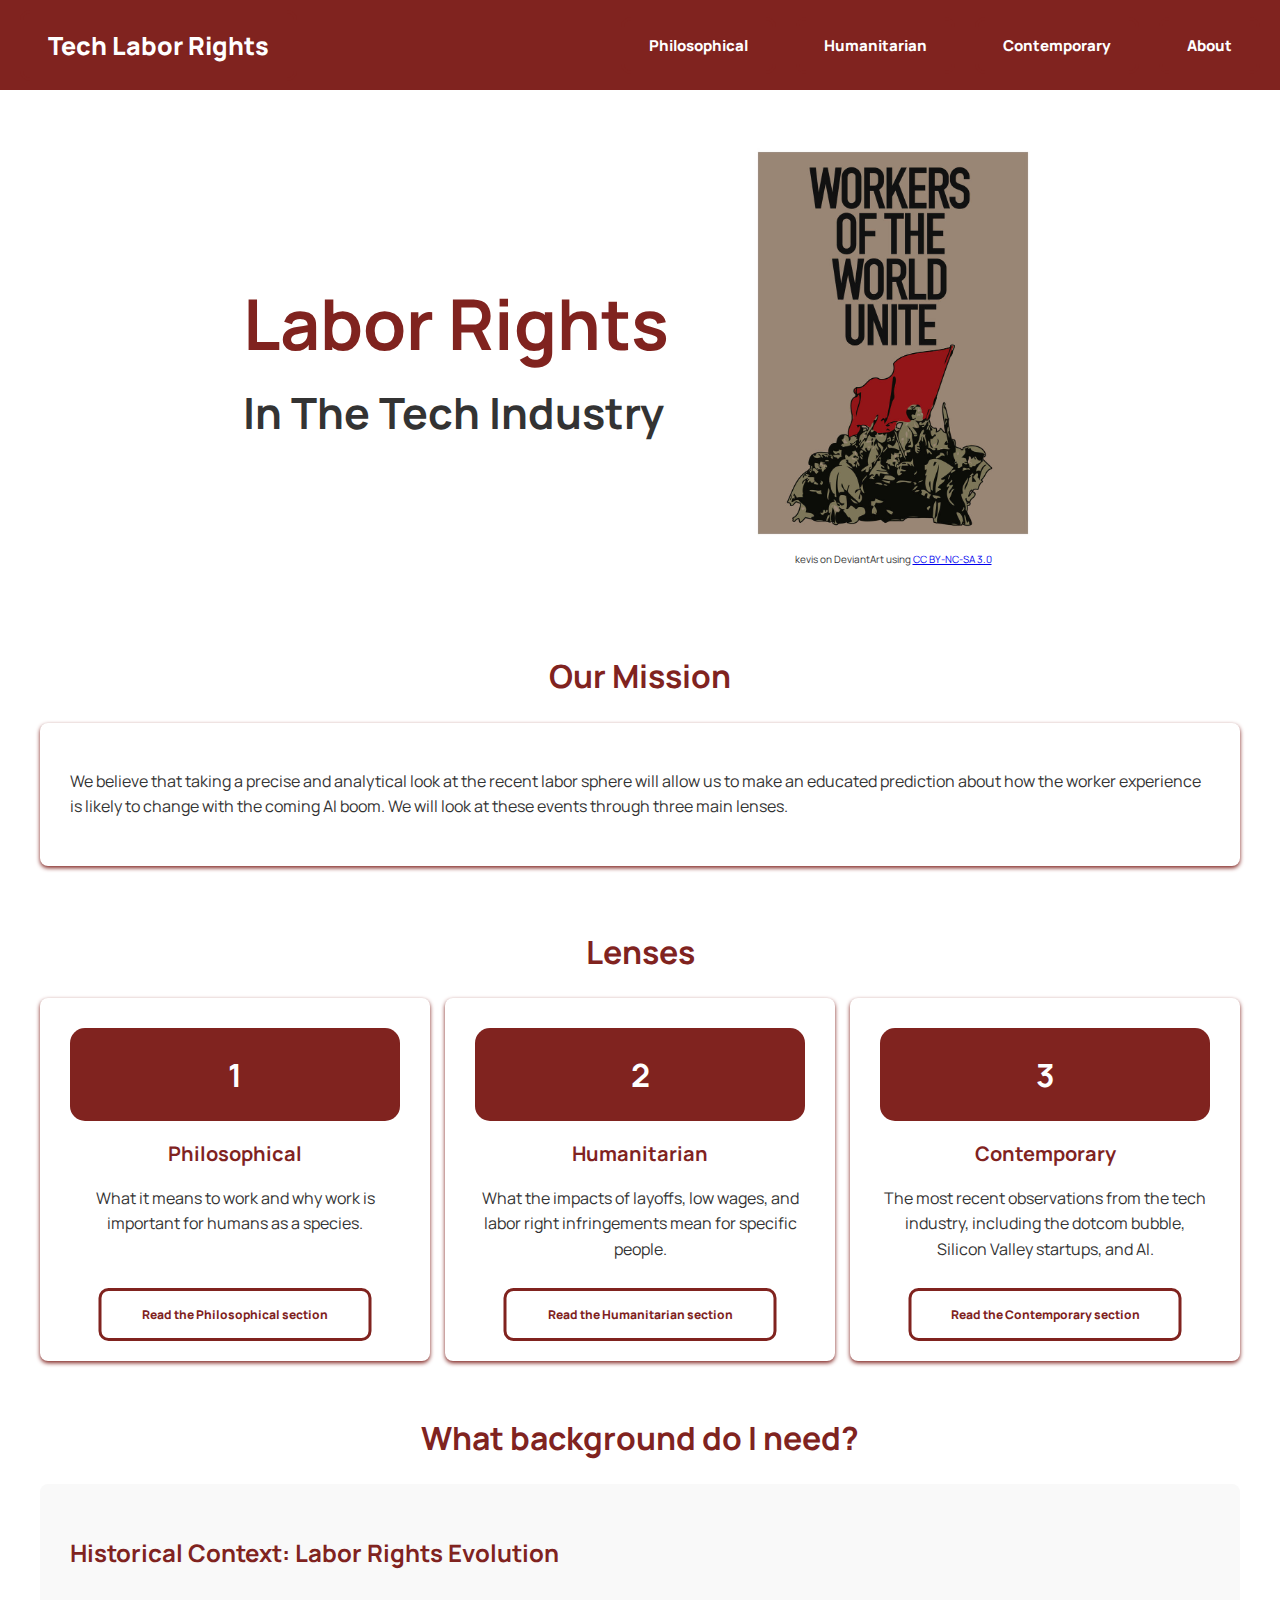
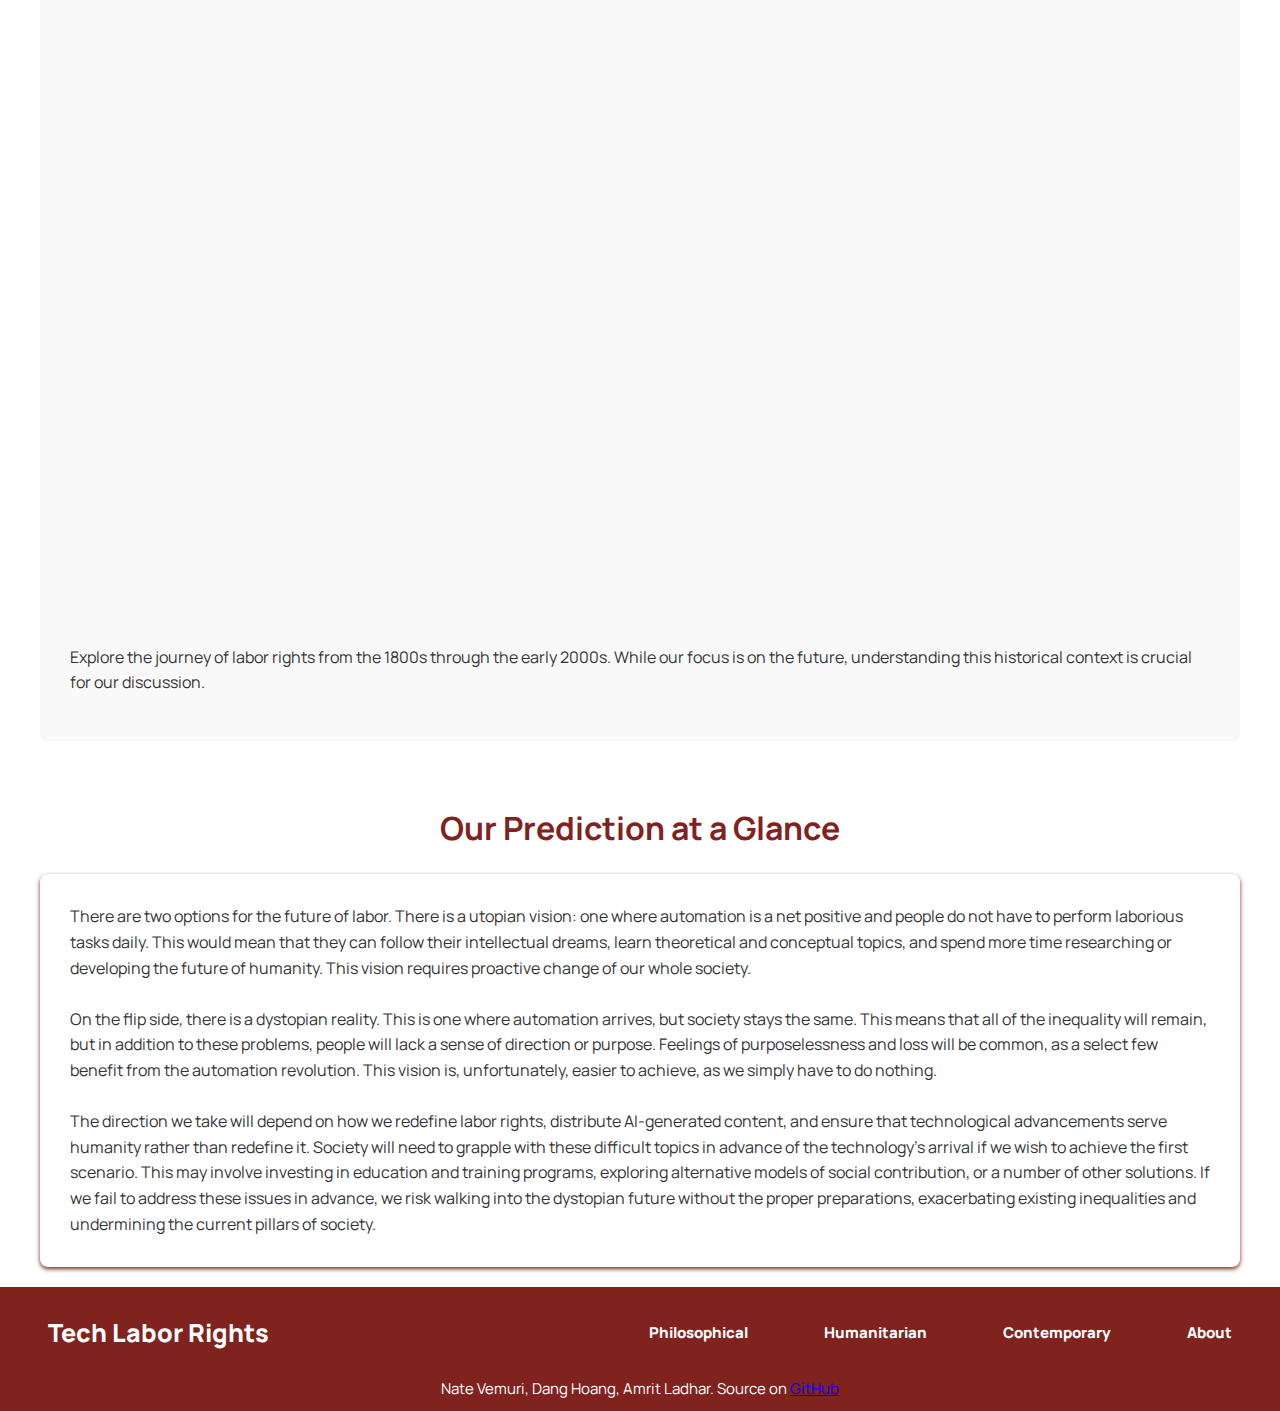
<file: index.html>
<!DOCTYPE html>
<html lang="en">
<head>
    <meta charset="UTF-8">
    <meta name="viewport" content="width=device-width, initial-scale=1.0">
    <title>Labor Rights and AI: A Prediction</title>
    <link rel="stylesheet" href="styles.css">
    <style>
        

        

        header {
            text-align: center;
            padding: 40px 0;
            background-color: white;
            margin-bottom: 10px;
            width:100%;
            border-radius: 10px;
            height:50vh;
            display: flex;
            justify-content: center;
            align-items: center;
            gap:80px;
            flex-wrap: wrap;
            min-height: fit-content;
        }

        .workersImage{
            height:400px;
        }


        .timeline {
            padding: 30px;
            background-color: #f9f9f9;
            border-radius: 8px;
            margin-bottom: 40px;
        }

        

        h1 {
            color: #80231f;
            margin-bottom: 20px;
        }

        h2 {
            color: #80231f;
            margin-bottom: 15px;
        }

        .timeline-frame {
            width: 100%;
            height: 600px;
            border: none;
            border-radius: 4px;
            margin: 20px 0;
        }

        /* Responsive iframe */
        .timeline-container {
            position: relative;
            overflow: hidden;
            padding-top: 56.25%; /* 16:9 Aspect Ratio */
        }

        .timeline-container iframe {
            position: absolute;
            top: 0;
            left: 0;
            width: 100%;
            height: 100%;
            border: 0;
        }

        
        h1{
            color:#80231f;
        }
        .centerHeader{
            text-align: left;
        }
        .name{
            color:white;
        }
        

       
        
    </style>
</head>
<body>
    <div class="navBar">
        <button class="titleButton" onclick="window.location.href='/index.html'">Tech Labor Rights</button>
        <!-- <h2 class="name" href="/index.html" style="cursor:pointer;margin-bottom:20px;" onclick="window.location.href='/index.html'">Tech Labor Rights</h2> -->
        <div style="display:flex; gap:20px;" id="pageList">
            <button class="redButton" onclick="window.location.href='/philosophical.html'">Philosophical</button>
            <button class="redButton" onclick="window.location.href='/humanitarian.html'">Humanitarian</button>
            <button class="redButton" onclick="window.location.href='/contemporary.html'">Contemporary</button>
            <button class="redButton" onclick="window.location.href='/about.html'">About</button>

        </div>
    </div>
    <header>
        <div class="centerHeader">
            <h1 style="font-size:70px; margin-bottom:0;">Labor Rights</h1>
            <h3 style="font-size:43px; margin-top:0;">In The Tech Industry</h3>
        </div>
        <div>
            <img class="workersImage" src="workers_of_the_world_by_kevis_dt7ofs-414w-2x.jpg">
            <div style="font-size:10px;">kevis on DeviantArt using <a href="https://creativecommons.org/licenses/by-nc-sa/3.0/">CC BY-NC-SA 3.0</a></div>
        </div>
    </header>
    <div style="display:flex; flex-direction: column; justify-content: center; align-items: center; margin-bottom:20px;">
        <div class="mainContentHolder">
            <div class="wide"><h1>Our Mission</h1></div>
            <section class="box" style="margin-bottom:40px;">
                <p>We believe that taking a precise and analytical look at the recent labor sphere will allow us to make an educated prediction about how the worker experience is likely to change with the coming AI boom. We will look at these events through three main lenses.</p> 
            </section>
            <div class="wide"><h1>Lenses</h1></div>
            <div class="lensHolder">
                <div class="box">
                    <div style="background-color: #80231f; height:fit-content; width:100%; display:flex; align-items: center; justify-content: center; border-radius: 15px;">
                        <h1 style="height: min-content; color:white;">1</h1>
                    </div>
                    <h2 class="innerBoxHeader" style="min-width:300px; color:#80231f; text-align: center;">Philosophical</h2>
                    <p style="text-align: center;">What it means to work and why work is important for humans as a species.</p>
                    <button class="whiteButton" onclick="window.location.href='/philosophical.html'" style="opacity:0; pointer-events: none;">Read the Philosophical section</button>
                    <button class="whiteButton centerButton" onclick="window.location.href='/philosophical.html'">Read the Philosophical section</button>
                </div>
                <div class="box">
                    <div style="background-color: #80231f; height:fit-content; width:100%; display:flex; align-items: center; justify-content: center; border-radius: 15px;">
                        <h1 style="height: min-content; color:white;">2</h1>
                    </div>
                    <h2 class="innerBoxHeader" style="min-width:300px; color:#80231f; text-align: center;">Humanitarian</h2>
                    <p style="text-align: center;">What the impacts of layoffs, low wages, and labor right infringements mean for specific people.</p>
                    <button class="whiteButton" onclick="window.location.href='/humanitarian.html'" style="opacity:0; pointer-events: none;">Read the Humanitarian section</button>
                    <button class="whiteButton centerButton" onclick="window.location.href='/humanitarian.html'">Read the Humanitarian section</button>
                </div>
                <div class="box">
                    <div style="background-color: #80231f; height:fit-content; width:100%; display:flex; align-items: center; justify-content: center; border-radius: 15px;">
                        <h1 style="height: min-content; color:white;">3</h1>
                    </div>
                    <h2 class="innerBoxHeader" style="min-width:300px; color:#80231f; text-align: center;">Contemporary</h2>
                    <p style="text-align: center;">The most recent observations from the tech industry, including the dotcom bubble, Silicon Valley startups, and AI.</p>
                    <button class="whiteButton" onclick="window.location.href='/contemporary.html'" style="opacity:0; pointer-events: none;">Read the Contemporary section</button>
                    <button class="whiteButton centerButton" onclick="window.location.href='/contemporary.html'">Read the Contemporary section</button>
                </div>
            </div>
            
            <div class="wide"><h1>What background do I need?</h1></div>
            <section class="timeline">
                <h2>Historical Context: Labor Rights Evolution</h2>
                <div class="timeline-container">
                    <iframe 
                        src="https://cdn.knightlab.com/libs/timeline3/latest/embed/index.html?source=https://docs.google.com/spreadsheets/d/e/2PACX-1vRJTrjBxYjxVk5bRSoHuZwsnzdcbdYIT_7z2wYYWif4bV8qWZBZzcnOe61Zm88yQXykUnNcu3bXw25B/pubhtml&font=Default&lang=en&initial_zoom=2&height=650" 
                        class="timeline-frame" 
                        title="Labor Rights Timeline"
                        allowfullscreen>
                    </iframe>   
                </div>
                <p>Explore the journey of labor rights from the 1800s through the early 2000s. While our focus is on the future, understanding this historical context is crucial for our discussion.</p>
            </section>
            <div class="wide"><h1>Our Prediction at a Glance</h1></div>
            <section class="box" style="min-height:200px;">
                <div id="prediction-overview">
                    There are two options for the future of labor. There is a utopian vision: one where automation is a net positive and people do not have to perform laborious tasks daily. This would mean that they can follow their intellectual dreams, learn theoretical and conceptual topics, and spend more time researching or developing the future of humanity. This vision requires proactive change of our whole society. 
                    <br><br>
                    On the flip side, there is a dystopian reality. This is one where automation arrives, but society stays the same. This means that all of the inequality will remain, but in addition to these problems, people will lack a sense of direction or purpose. Feelings of purposelessness and loss will be common, as a select few benefit from the automation revolution. This vision is, unfortunately, easier to achieve, as we simply have to do nothing.
<br><br>
The direction we take will depend on how we redefine labor rights, distribute AI-generated content, and ensure that technological advancements serve humanity rather than redefine it. Society will need to grapple with these difficult topics in advance of the technology’s arrival if we wish to achieve the first scenario. This may involve investing in education and training programs, exploring alternative models of social contribution, or a number of other solutions. If we fail to address these issues in advance, we risk walking into the dystopian future without the proper preparations, exacerbating existing inequalities and undermining the current pillars of society. 

                                    </div>
                </section>

            
        </div>
    </div>
    <div style="background-color: #80231f; padding-bottom:10px;">
        <div class="navBar">
            <button class="titleButton" onclick="window.location.href='/index.html'">Tech Labor Rights</button>
            <div style="display:flex; gap:20px;" id="pageList">
                <button class="redButton" onclick="window.location.href='/philosophical.html'">Philosophical</button>
                <button class="redButton" onclick="window.location.href='/humanitarian.html'">Humanitarian</button>
                <button class="redButton" onclick="window.location.href='/contemporary.html'">Contemporary</button>
     
                <button class="redButton" onclick="window.location.href='/about.html'">About</button>
            </div>
        </div>
        <div style="text-align: center; color:white; font-size:15px;">
            Nate Vemuri, Dang Hoang, Amrit Ladhar. Source on <a href="https://github.com/nwvbug/techlaborrights">GitHub</a>
        </div>
    </div>
    
</body>
</html>
</file>
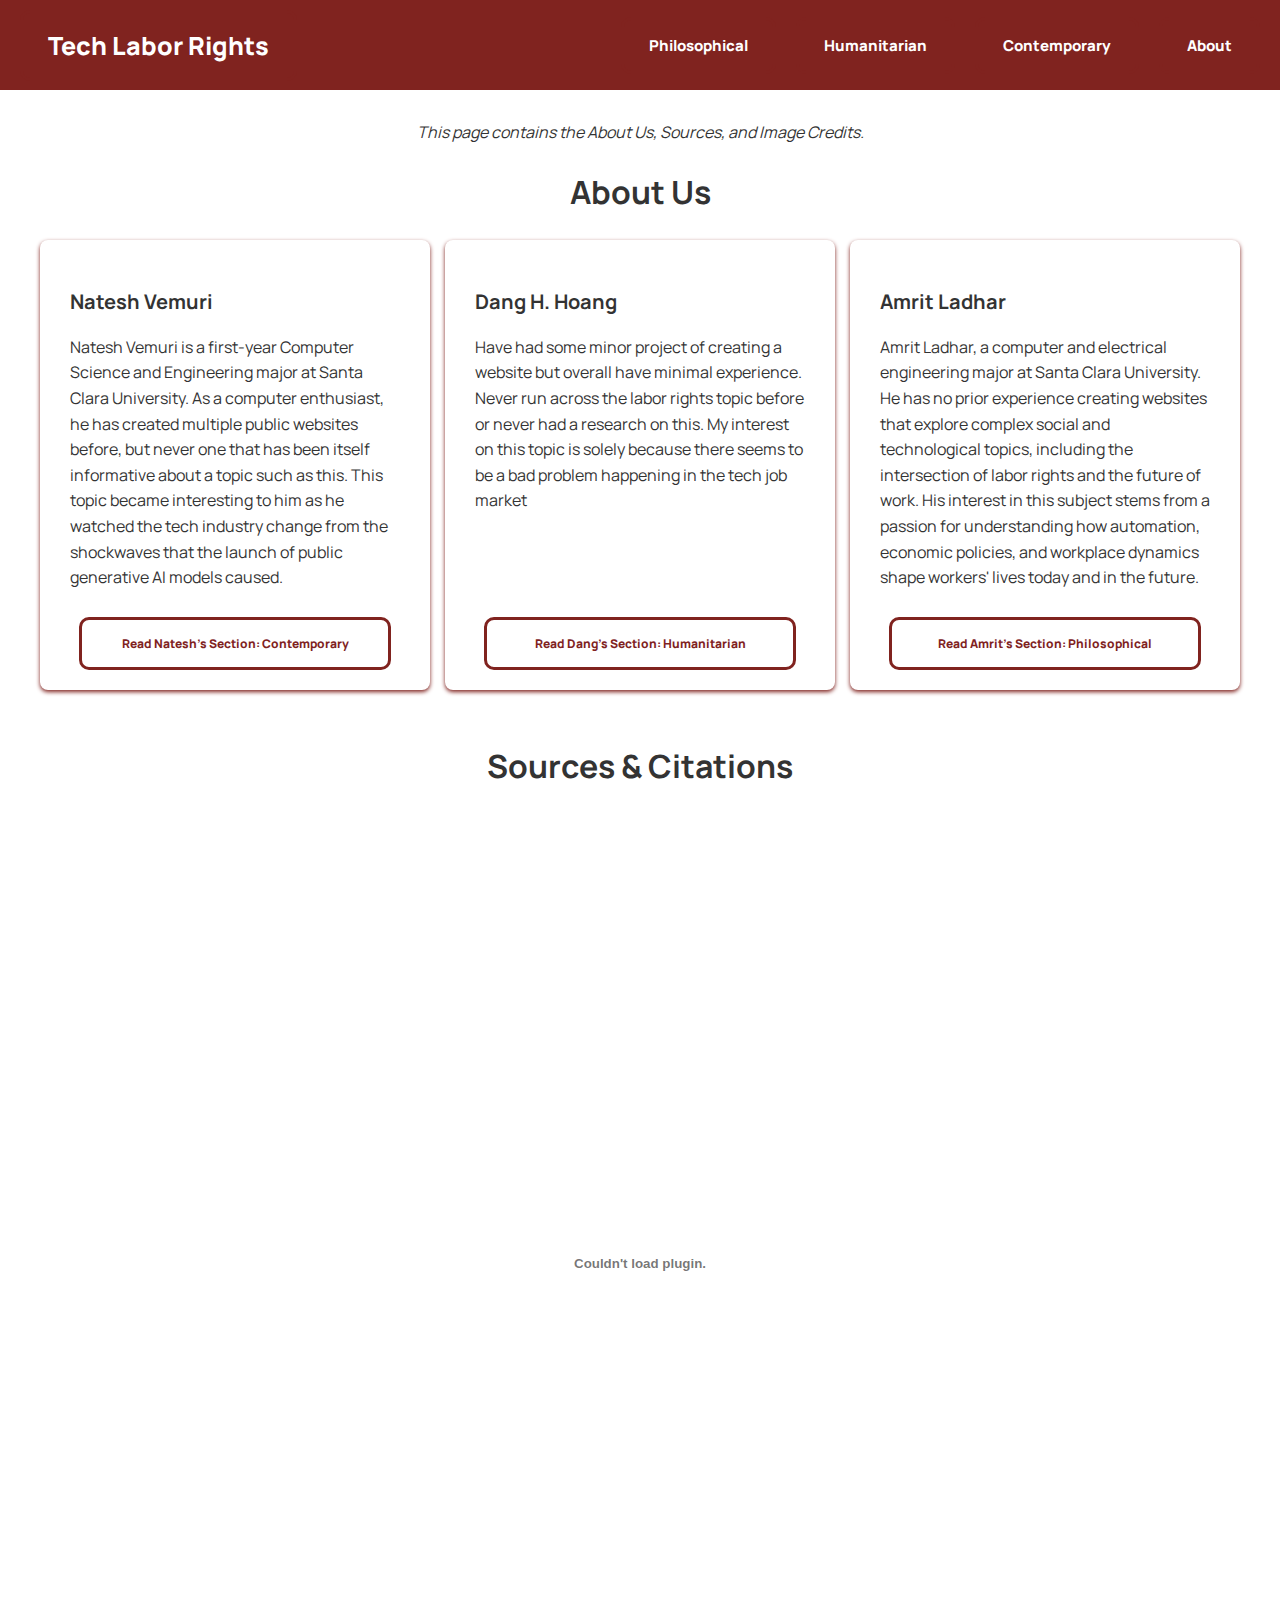
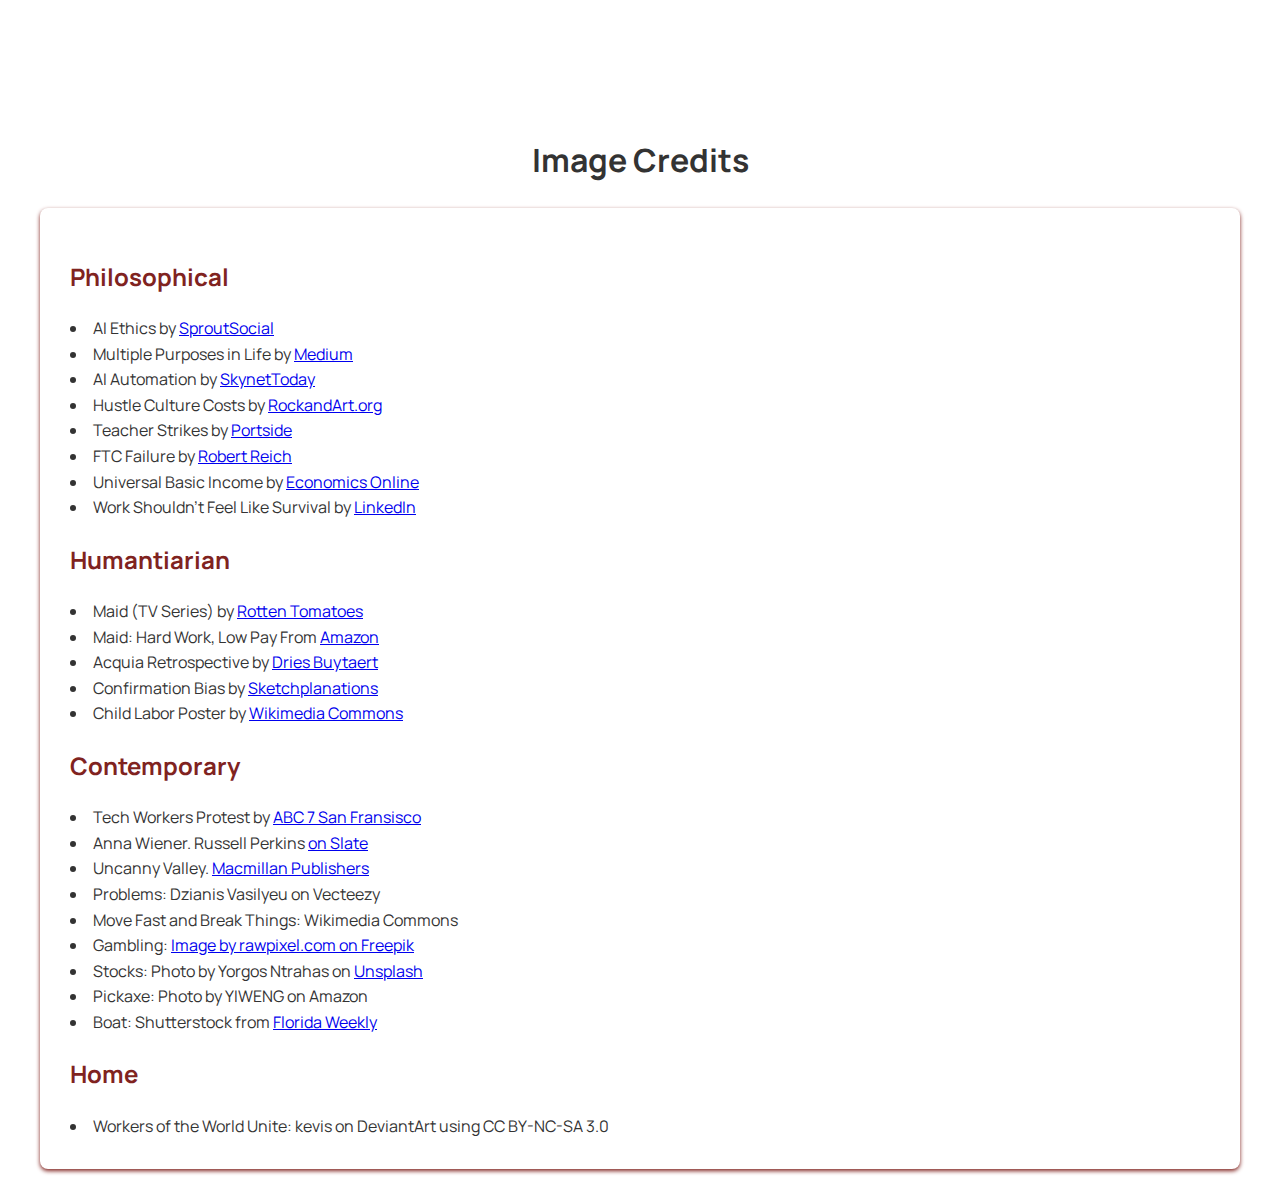
<file: about.html>
<html lang="en">
<head>
    <meta charset="UTF-8">
    <meta name="viewport" content="width=device-width, initial-scale=1.0">
    <title>About</title>
    <link rel="stylesheet" href="styles.css">
</head>
<style>
    .bib-frame{
        width:100%;
        height:100vh;
        border:none;
    }
</style>
<body>
    <div class="navBar">
        <button class="titleButton" onclick="window.location.href='/index.html'">Tech Labor Rights</button>
        <!-- <h2 class="name" href="/index.html" style="cursor:pointer;margin-bottom:20px;" onclick="window.location.href='/index.html'">Tech Labor Rights</h2> -->
        <div style="display:flex; gap:20px;" id="pageList">
            <button class="redButton" onclick="window.location.href='/philosophical.html'">Philosophical</button>
            <button class="redButton" onclick="window.location.href='/humanitarian.html'">Humanitarian</button>
            <button class="redButton" onclick="window.location.href='/contemporary.html'">Contemporary</button>
            <button class="redButton" onclick="window.location.href='/about.html'">About</button>

        </div>
    </div>
</body>
<div style="display:flex; flex-direction: column; justify-content: center; align-items: center; margin-bottom:20px;">
    <div class="mainContentHolder">
        <div class="wide" style="margin-top:30px;"><em>This page contains the About Us, Sources, and Image Credits.</em></div>
        <div class="wide"><h1>About Us</h1></div>
        <div class="lensHolder">
            <div class="box">
                <h2 class="innerBoxHeader" style="min-width:300px;">Natesh Vemuri</h2>
                <p>Natesh Vemuri is a first-year Computer Science and Engineering major at Santa Clara University. As a computer enthusiast, he has created multiple public websites before, but never one that has been itself informative about a topic such as this. This topic became interesting to him as he watched the tech industry change from the shockwaves that the launch of public generative AI models caused.</p>
                <button class="whiteButton" style="opacity:0; pointer-events: none">Read Natesh's Section: Contemporary</button>
                <button class="whiteButton centerButton" style="width:80%;" onclick="window.location.href='/contemporary.html'">Read Natesh's Section: Contemporary</button>
            </div>
            <div class="box">
                <h2 class="innerBoxHeader" style="min-width:300px;">Dang H. Hoang</h2>
                <p>Have had some minor project of creating a website but overall have minimal experience. Never run across the labor rights topic before or never had a research on this. My interest on this topic is solely because there seems to be a bad problem happening in the tech job market</p>
                <button class="whiteButton" style="opacity:0; pointer-events: none">Read Dang's Section: Humanitarian</button>
                <button class="whiteButton centerButton" style="width:80%;" onclick="window.location.href='/humanitarian.html'">Read Dang's Section: Humanitarian</button>
            </div>
            <div class="box">
                <h2 class="innerBoxHeader" style="min-width:300px;">Amrit Ladhar</h2>
                <p>Amrit Ladhar, a computer and electrical engineering major at Santa Clara University. He has no prior experience creating websites that explore complex social and technological topics, including the intersection of labor rights and the future of work. His interest in this subject stems from a passion for understanding how automation, economic policies, and workplace dynamics shape workers' lives today and in the future.</p>
                <button class="whiteButton" style="opacity:0; pointer-events: none">Read Amrit's Section: Philosophical</button>
                <button class="whiteButton centerButton" style="width:80%;" onclick="window.location.href='/philosophical.html'">Read Amrit's Section: Philosophical</button>
            </div>
        </div>

        <div class="wide"><h1>Sources & Citations</h1></div>
        
        <embed src="Annotated Bibliography.pdf" class="bib-frame" type="application/pdf">

        <div class="wide"><h1>Image Credits</h1></div>
        <div class="box">
            <h2>Philosophical</h2>
            <li>AI Ethics by <a href="https://sproutsocial.com/insights/ai-ethics/">SproutSocial</a></li>
            <li>Multiple Purposes in Life by <a href="https://medium.com/@gunjan_31067/we-can-have-more-than-one-purpose-in-life-4fc00b310c11">Medium</a>
            </li>
            <li>AI Automation by <a href="https://www.skynettoday.com/editorials/ai-automation-job-loss">SkynetToday</a>
            </li>
            <li>Hustle Culture Costs by <a href="https://www.rockandart.org/hustle-culture-well-being-productivity/">RockandArt.org</a>
            </li>
            <li>Teacher Strikes by <a href="https://portside.org/teacher-strikes">Portside</a>
            </li>
            <li>FTC Failure by <a href="https://robertreich.substack.com/p/what-does-the-ftcs-failure-to-stop">Robert Reich</a>
            </li>
            <li>Universal Basic Income by <a href="https://www.economicsonline.co.uk/definitions/pros-and-cons-of-universal-basic-income-ubi.html/">Economics Online</a>
            </li>
            <li>Work Shouldn't Feel Like Survival by <a href="https://www.linkedin.com/posts/phillip-holmes-a1ab0280_work-shouldnt-feel-like-survival-lets-activity-7288903480830763008--9Do/">LinkedIn</a>
            </li>
            <h2>Humantiarian</h2>
            <li>Maid (TV Series) by <a href="https://www.rottentomatoes.com/tv/maid/s01">Rotten Tomatoes</a></li>
<li>Maid: Hard Work, Low Pay From <a href="https://www.amazon.com/Maid-Hard-Work-Mothers-Survive/dp/0316505110">Amazon</a></li>
<li>Acquia Retrospective by <a href="https://dri.es/acquia-retrospective-2023">Dries Buytaert</a></li>
<li>Confirmation Bias by <a href="https://sketchplanations.com/confirmation-bias">Sketchplanations</a></li>
<li>Child Labor Poster by <a href="https://commons.wikimedia.org/wiki/File:A_poster_highlighting_situation_of_child_labor_in_USA_in_early_20th_century_%2811%29.jpg">Wikimedia Commons</a></li>
        <h2>Contemporary</h2>
        <li>Tech Workers Protest by <a href="https://abc7news.com/may-day-protests-to-highlight-immigration-international-workers-strike-and-protest-crowd-gathers-for-rally/1942304/">ABC 7 San Fransisco</a></li>
        <li>Anna Wiener. Russell Perkins <a href="https://slate.com/culture/2020/01/anna-wiener-uncanny-valley-reviewed.html">on Slate</a></li>
            <li>Uncanny Valley. <a href="https://us.macmillan.com/books/9780374719760">Macmillan Publishers</a></li>
            <li>Problems: Dzianis Vasilyeu on Vecteezy</li>
            <li>Move Fast and Break Things: Wikimedia Commons</li>
            <li>Gambling: <a href="https://www.freepik.com/free-photo/gambling-slot-machine-casino_16496656.htm#fromView=keyword&page=1&position=0&uuid=2bd716f6-9437-4706-8244-6733a3370576&query=Casino+Game">Image by rawpixel.com on Freepik</a></li>
        <li>Stocks: Photo by Yorgos Ntrahas on <a href="https://unsplash.com/photos/black-and-silver-laptop-computer-lp8ZlyAZjy8?utm_content=creditCopyText&utm_medium=referral&utm_source=unsplash">Unsplash</a></li>
            <li>Pickaxe: Photo by YIWENG on <a hrefe="https://www.amazon.com/YIWENG-Outdoor-Camping-Multifunctional-Stainless/dp/B0CRVLST1C">Amazon</a></li>
            <li>Boat: Shutterstock from <a href="https://charlottecounty.floridaweekly.com/articles/weathering-a-storm-in-rough-seas-or-calm/">Florida Weekly</a></li>
            <h2>Home</h2>
    <li>Workers of the World Unite: kevis on DeviantArt using CC BY-NC-SA 3.0</li>    
    </div>
    </div>
</div>
</html>
</file>
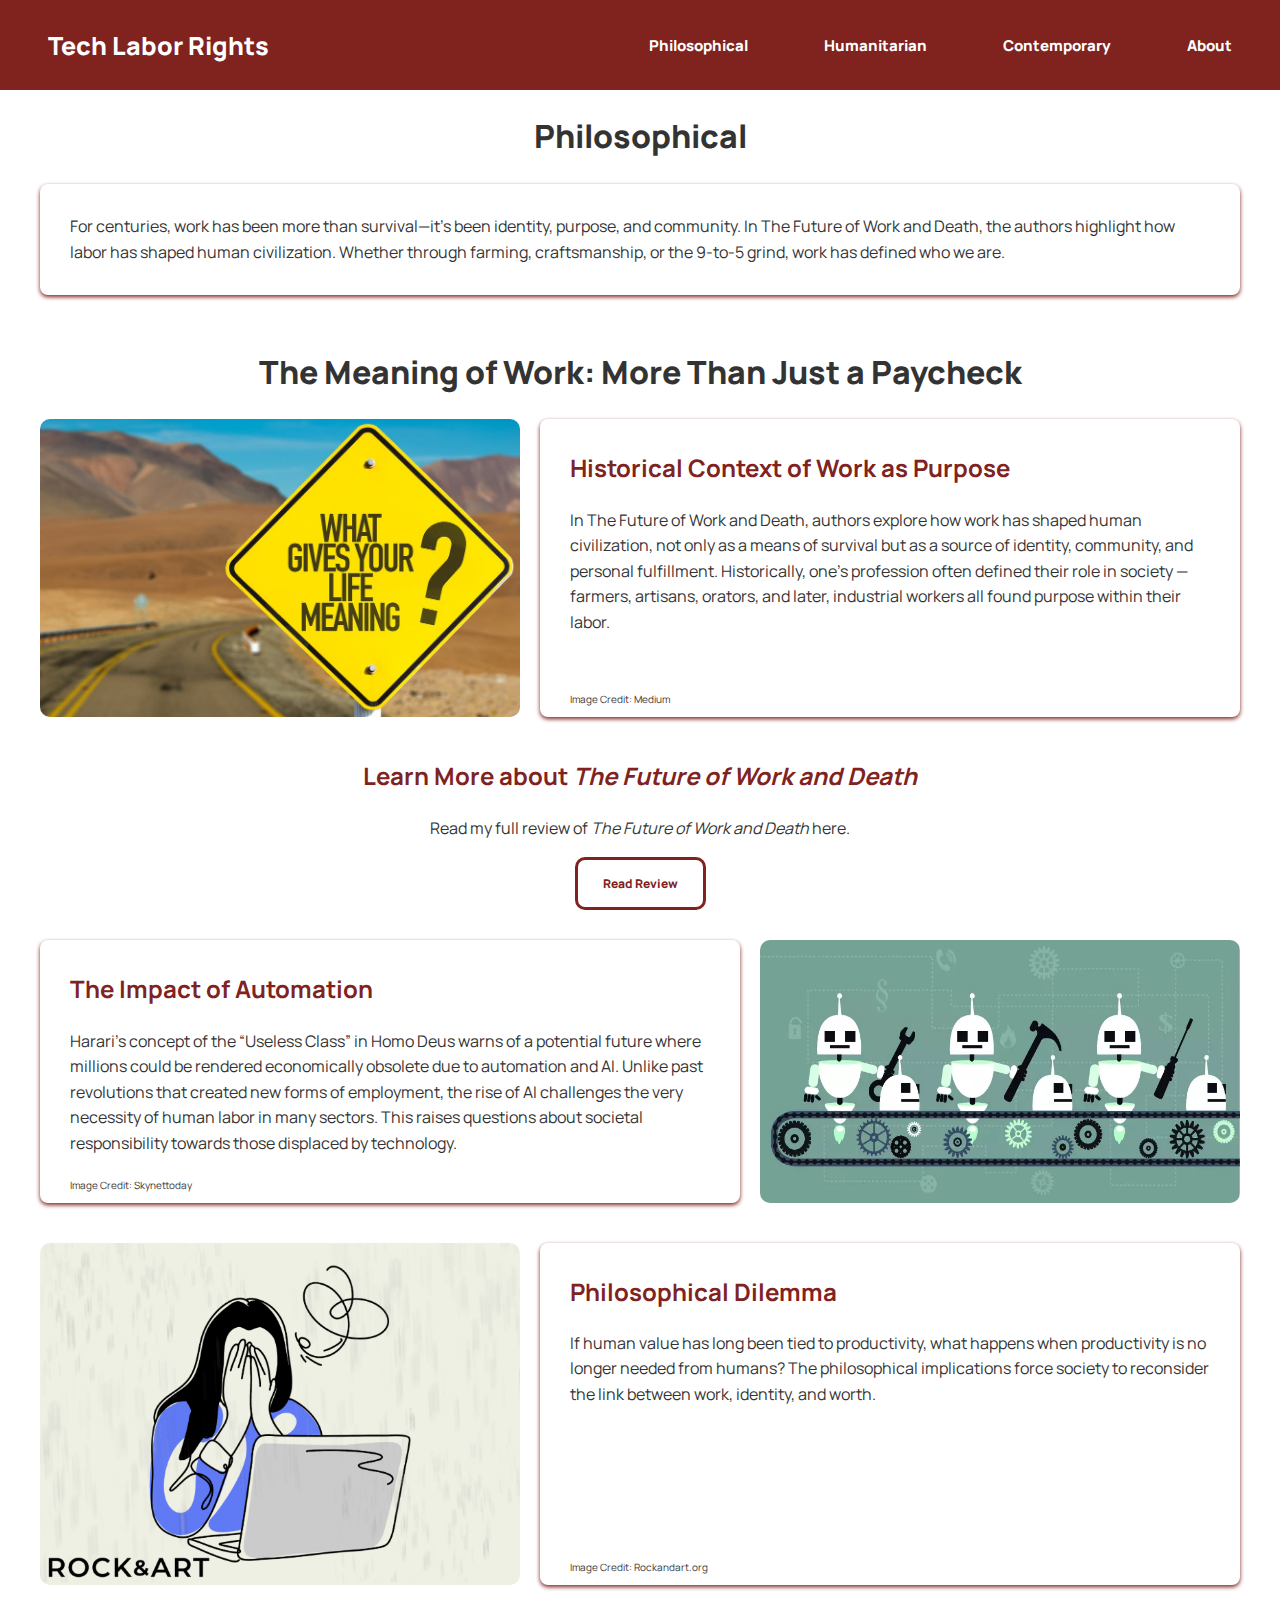
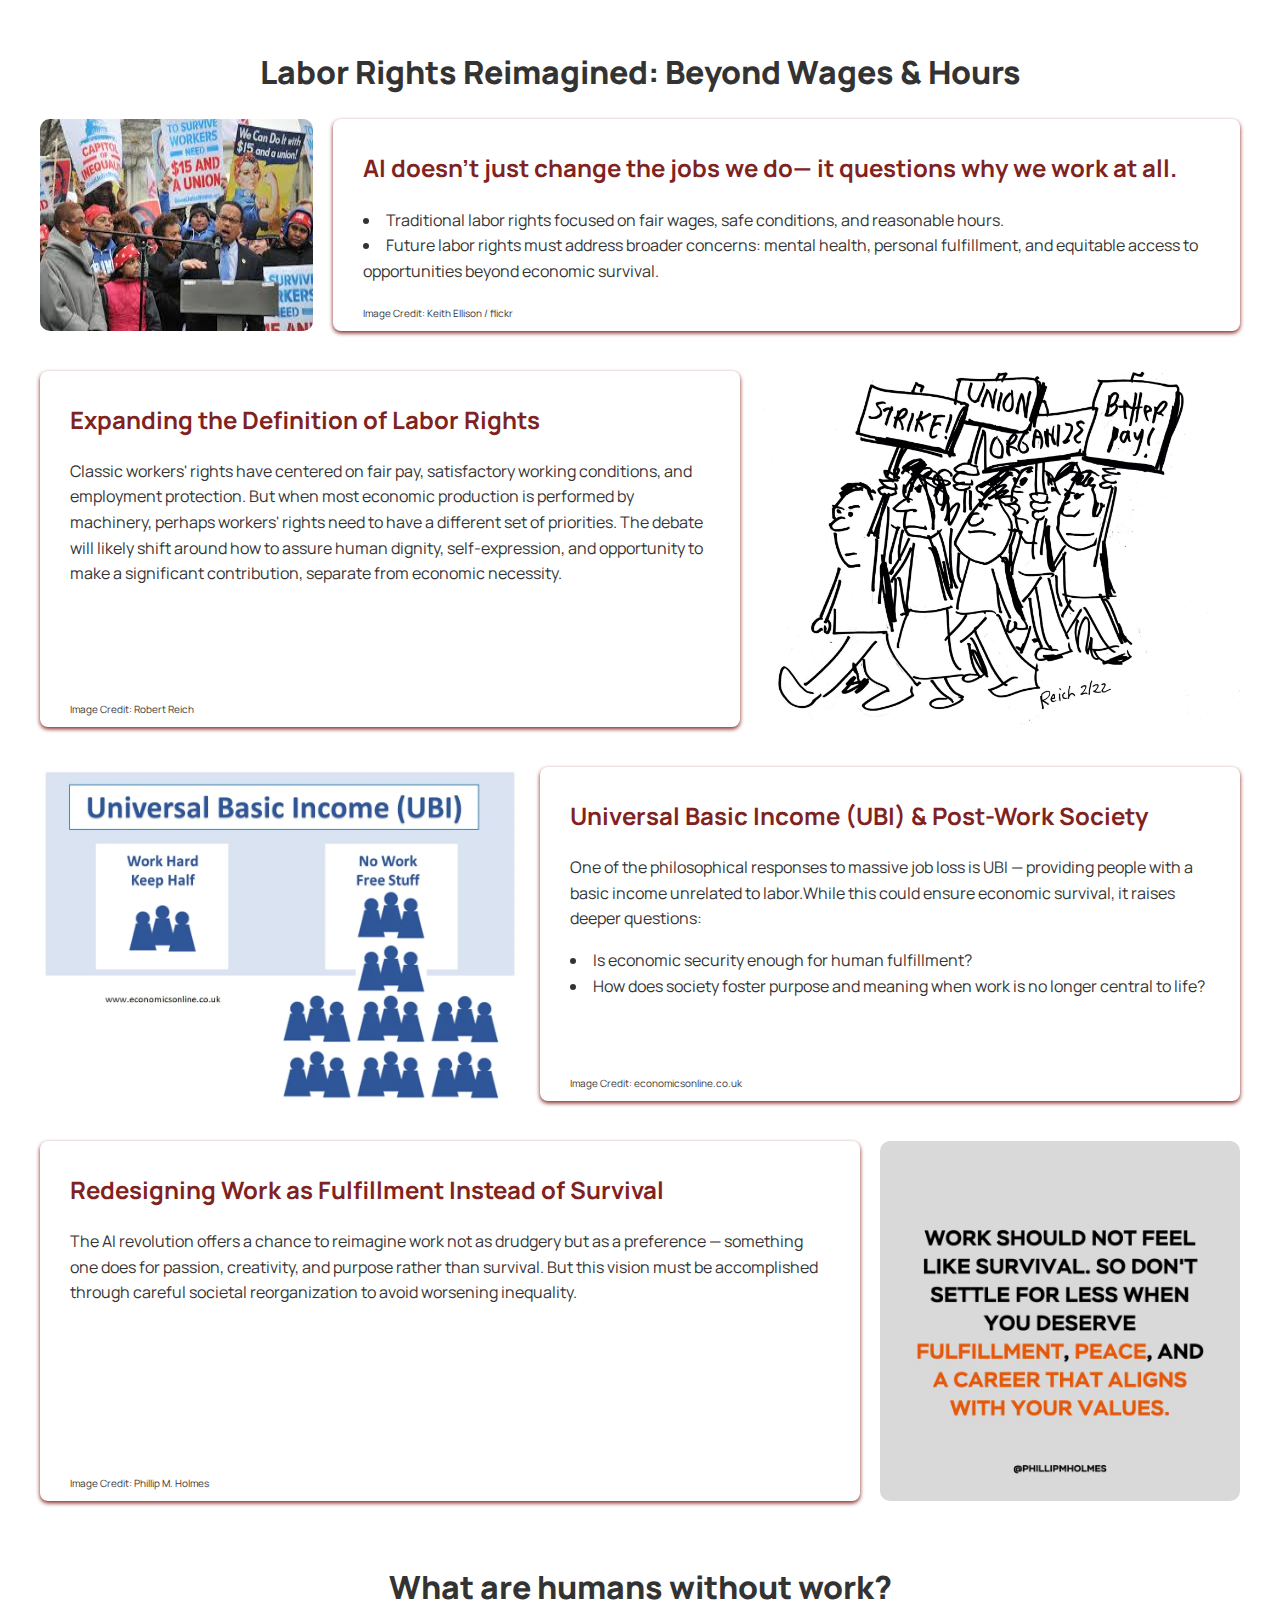
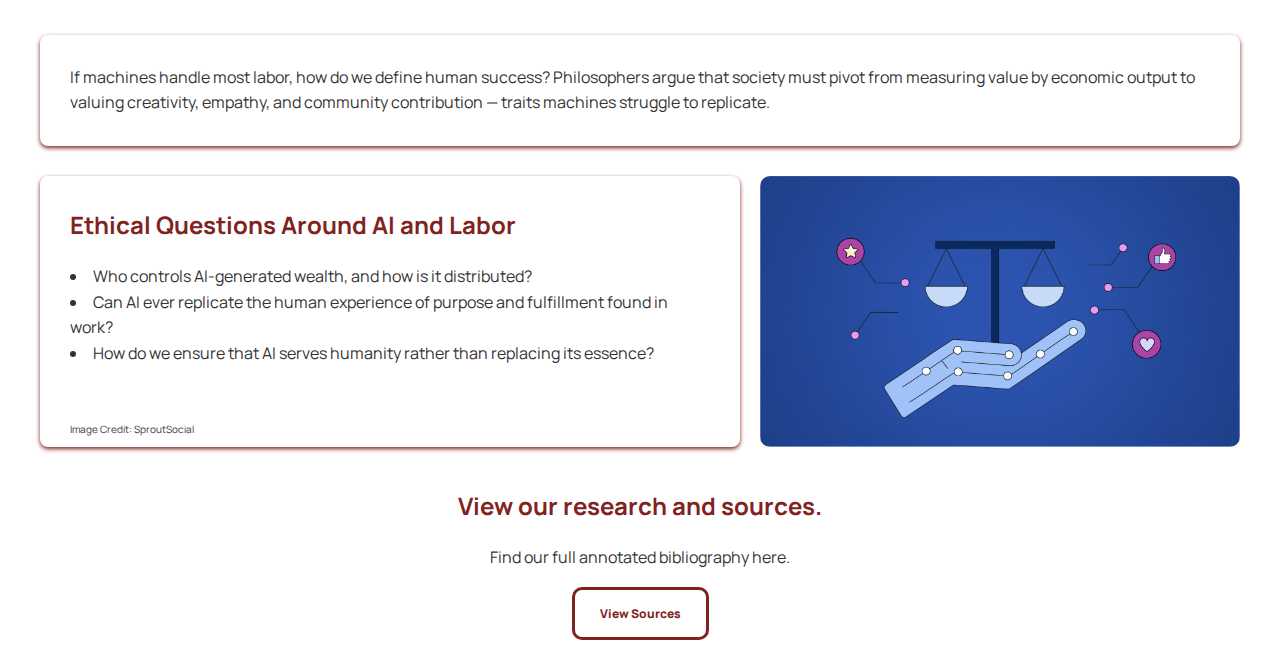
<file: philosophical.html>
<html lang="en">
<head>
    <meta charset="UTF-8">
    <meta name="viewport" content="width=device-width, initial-scale=1.0">
    <title>Philosophical</title>
    <link rel="stylesheet" href="styles.css">
</head>
<style>
    h2{
        margin-top:0;
        
    }
</style>
<body>
    <div class="navBar">
        <button class="titleButton" onclick="window.location.href='/index.html'">Tech Labor Rights</button>
        <div style="display:flex; gap:20px;" id="pageList">
            <button class="redButton" onclick="window.location.href='/philosophical.html'">Philosophical</button>
            <button class="redButton" onclick="window.location.href='/humanitarian.html'">Humanitarian</button>
            <button class="redButton" onclick="window.location.href='/contemporary.html'">Contemporary</button>
            <button class="redButton" onclick="window.location.href='/about.html'">About</button>

        </div>
    </div>
    <div class="wide">
        <h1 class="sectionHeader">Philosophical</h1>
    </div>
    <div style="display:flex; flex-direction: column; justify-content: center; align-items: center; margin-bottom:20px;">
        <div class="mainContentHolder">
            <div class="wide" style="margin-bottom:30px;"><div class="box">For centuries, work has been more than survival—it's been identity, purpose, and community. In The Future of Work and Death, the authors highlight how labor has shaped human civilization. Whether through farming, craftsmanship, or the 9-to-5 grind, work has defined who we are.</div></div>

            <div class="wide">
                <h1 class="sectionHeader">The Meaning of Work: More Than Just a Paycheck</h1>
            </div>
            <div class="imageTextBox">
                <img class="incontentimage" src="philosophical_assets/meaning.jpg">

                <div class="box">
                    <h2>Historical Context of Work as Purpose</h2>
                    <p>In The Future of Work and Death, authors explore how work has shaped human civilization, not only as a means of survival but as a source of identity, community, and personal fulfillment. Historically, one's profession often defined their role in society — farmers, artisans, orators, and later, industrial workers all found purpose within their labor.</p>
                    <p class="copyright">Image Credit: Medium</p>
                </div>
            </div>
            <div class="wide" style="margin-bottom:30px;">
                <div  style="text-align: center;">
                    <h2>Learn More about <em>The Future of Work and Death</em></h2>
                        <p>Read my full review of <em>The Future of Work and Death</em> here.</p>
                    <button class="whiteButton" onclick="window.location.href='/reviews/futureofworkanddeath.html'">Read Review</button>
                </div>
            </div>
            <div class="imageTextBox">
                <div class="box">
                    <h2>The Impact of Automation</h2>
                    <p>Harari's concept of the “Useless Class” in Homo Deus warns of a potential future where millions could be rendered economically obsolete due to automation and AI. Unlike past revolutions that created new forms of employment, the rise of AI challenges the very necessity of human labor in many sectors. This raises questions about societal responsibility towards those displaced by technology.</p>
                    <p class="copyright">Image Credit: Skynettoday</p>
                </div>
                <img class="incontentimage" src="philosophical_assets/work.jpeg">

            </div>
            <div class="imageTextBox">
                <img class="incontentimage" src="philosophical_assets/exasperated.jpeg">

                <div class="box">
                    <h2>Philosophical Dilemma</h2>
                    <p>If human value has long been tied to productivity, what happens when productivity is no longer needed from humans? The philosophical implications force society to reconsider the link between work, identity, and worth.</p>
                    <p class="copyright">Image Credit: Rockandart.org</p>

                </div>
            </div>
            <div class="wide"><h1 class="sectionHeader">Labor Rights Reimagined: Beyond Wages & Hours</h1></div>
            <div class="imageTextBox">
                <img class="incontentimage" src="philosophical_assets/protest.jpg">

                <div class="box">
                    <h2>AI doesn't just change the jobs we do— it questions why we work at all.</h2>
                    <p><li>Traditional labor rights focused on fair wages, safe conditions, and reasonable hours.</li><li>Future labor rights must address broader concerns: mental health, personal fulfillment, and equitable access to opportunities beyond economic survival.</li></p>
                    <p class="copyright">Image Credit: Keith Ellison / flickr</p>
                </div>
            </div>
            <div class="imageTextBox">
                <div class="box">
                    <h2>Expanding the Definition of Labor Rights</h2>
                    <p>Classic workers' rights have centered on fair pay, satisfactory working conditions, and employment protection. But when most economic production is performed by machinery, perhaps workers' rights need to have a different set of priorities. The debate will likely shift around how to assure human dignity, self-expression, and opportunity to make a significant contribution, separate from economic necessity.</p>
                    <p class="copyright">Image Credit: Robert Reich</p>
                </div>
                <img class="incontentimage" src="philosophical_assets/drawnprotest.jpg">

                
            </div>
            <div class="imageTextBox">
                <img class="incontentimage" src="philosophical_assets/ubi.jpeg">
                <div class="box">
                    <h2>Universal Basic Income (UBI) & Post-Work Society</h2>
                    <p>One of the philosophical responses to massive job loss is UBI — providing people with a basic income unrelated to labor.While this could ensure economic survival, it raises deeper questions:<li>Is economic security enough for human fulfillment?</li><li>How does society foster purpose and meaning when work is no longer central to life?</li></p>
                    <p class="copyright">Image Credit: economicsonline.co.uk</p>
                </div>

                
            </div>
            <div class="imageTextBox">
                <div class="box">
                    <h2>Redesigning Work as Fulfillment Instead of Survival</h2>
                    <p>The AI revolution offers a chance to reimagine work not as drudgery but as a preference — something one does for passion, creativity, and purpose rather than survival. But this vision must be accomplished through careful societal reorganization to avoid worsening inequality.</li></p>
                    <p class="copyright">Image Credit: Phillip M. Holmes</p>
                </div>
                <img class="incontentimage" src="philosophical_assets/quote.jpg">

                
            </div>
            <div class="wide"><h1 class="sectionHeader">What are humans without work?</h1></div>
            <div class="box" style="margin-bottom:30px;">If machines handle most labor, how do we define human success? Philosophers argue that society must pivot from measuring value by economic output to valuing creativity, empathy, and community contribution — traits machines struggle to replicate.</div>
            <div class="imageTextBox">
                <div class="box">
                    <h2>Ethical Questions Around AI and Labor</h2>
                    <p><li>Who controls AI-generated wealth, and how is it distributed?</li><li>Can AI ever replicate the human experience of purpose and fulfillment found in work?</li><li>How do we ensure that AI serves humanity rather than replacing its essence?</li></p>
                    <p class="copyright">Image Credit: SproutSocial</p>
                </div>
                <img class="incontentimage" src="philosophical_assets/AI-ethics-Final.png">

                
            </div>
            <div class="wide">
                <div  style="text-align: center;">
                    <h2>View our research and sources.</h2>
                    <p>Find our full annotated bibliography here.</p>
                    <button class="whiteButton" onclick="window.location.href='/about.html'">View Sources</button>
                </div>
            </div>
        </div>
    </div>
    
    
</body>
</html>
</file>
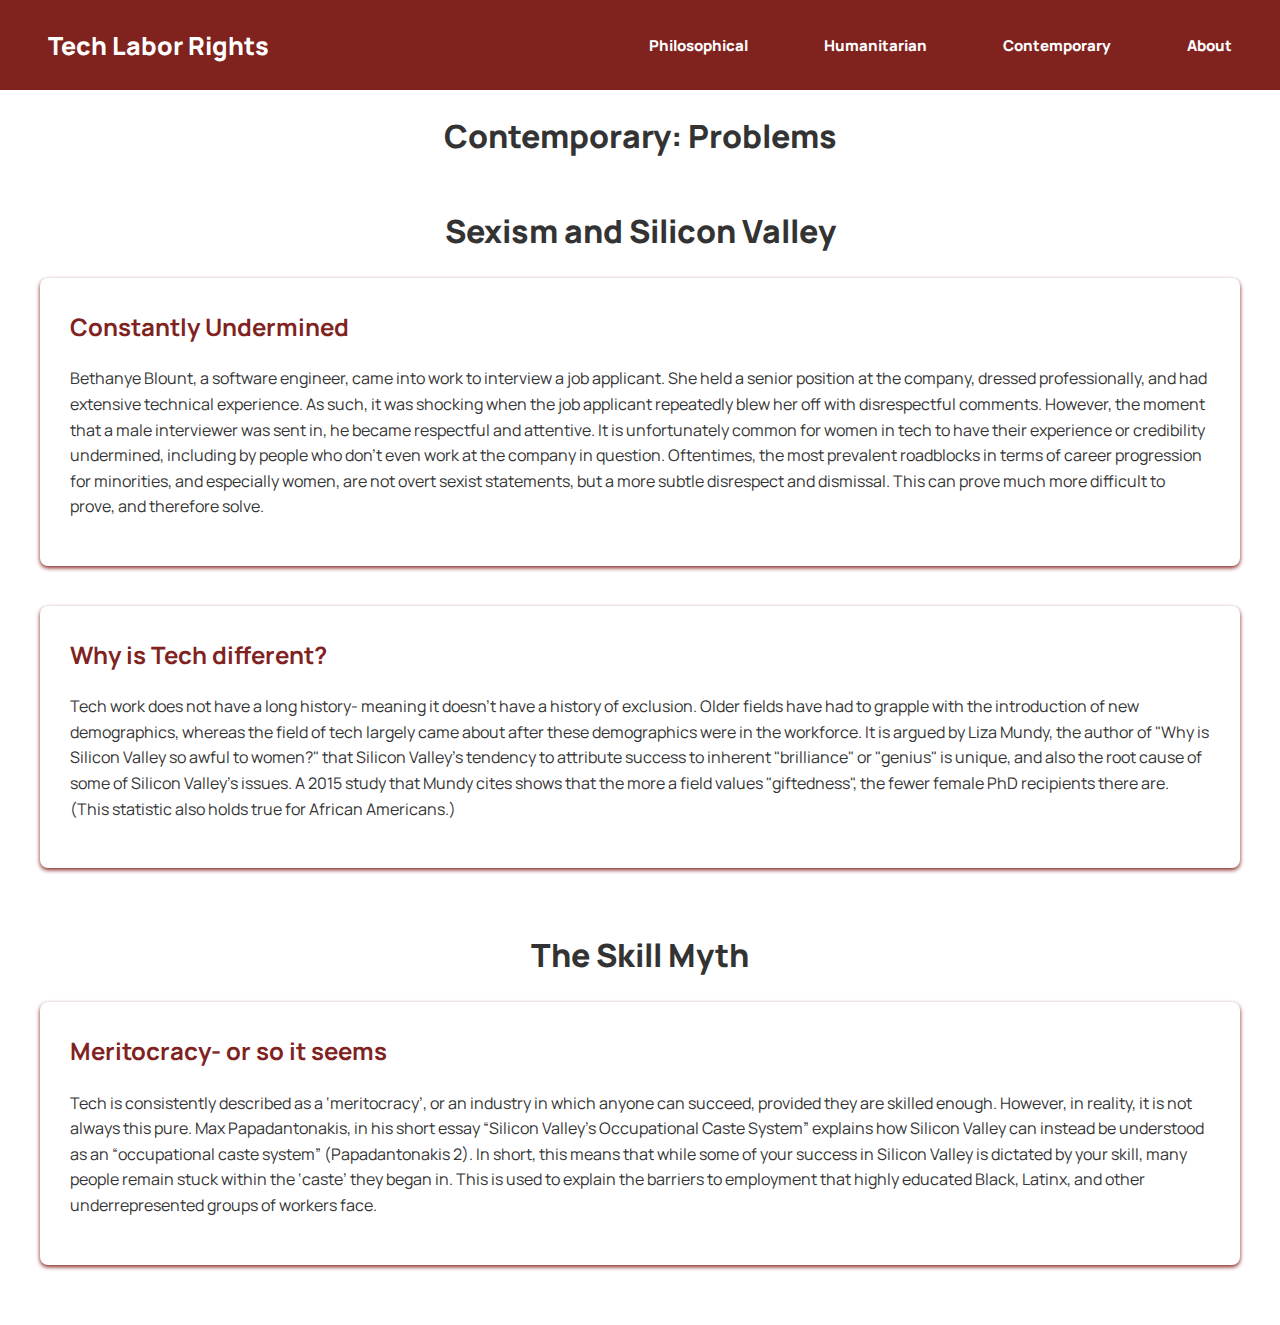
<file: problems.html>
<html lang="en">
<head>
    <meta charset="UTF-8">
    <meta name="viewport" content="width=device-width, initial-scale=1.0">
    <title>Contemporary</title>
    <link rel="stylesheet" href="styles.css">
</head>
<style>
    h2{
        margin-top:0;
        
    }
</style>
<body>
    <div class="navBar">
        <button class="titleButton" onclick="window.location.href='/index.html'">Tech Labor Rights</button>
        <div style="display:flex; gap:20px;" id="pageList">
            <button class="redButton" onclick="window.location.href='/philosophical.html'">Philosophical</button>
            <button class="redButton" onclick="window.location.href='/humanitarian.html'">Humanitarian</button>
            <button class="redButton" onclick="window.location.href='/contemporary.html'">Contemporary</button>
            <button class="redButton" onclick="window.location.href='/about.html'">About</button>

        </div>
    </div>
    
    <div class="wide">
        <h1 class="sectionHeader">Contemporary: Problems</h1>
      </div>
      <div style="display:flex; flex-direction: column; justify-content: center; align-items: center; margin-bottom:20px;">
        <div class="mainContentHolder">
            <div class="wide">
                <h1 class="sectionHeader">Sexism and Silicon Valley</h1>
              </div>
              <div class="imageTextBox">
                <div class="box">
                  <h2>Constantly Undermined</h2>
                  <p>Bethanye Blount, a software engineer, came into work to interview a job applicant. She held a senior position at the company, dressed professionally, and had extensive technical experience. As such, it was shocking when the job applicant repeatedly blew her off with disrespectful comments. However, the moment that a male interviewer was sent in, he became respectful and attentive. It is unfortunately common for women in tech to have their experience or credibility undermined, including by people who don't even work at the company in question. Oftentimes, the most prevalent roadblocks in terms of career progression for minorities, and especially women, are not overt sexist statements, but a more subtle disrespect and dismissal. This can prove much more difficult to prove, and therefore solve.</p>
                </div>
              </div>
              <div class="imageTextBox">
                <div class="box">
                  <h2>Why is Tech different?</h2>
                  <p>Tech work does not have a long history- meaning it doesn't have a history of exclusion. Older fields have had to grapple with the introduction of new demographics, whereas the field of tech largely came about after these demographics were in the workforce. It is argued by Liza Mundy, the author of "Why is Silicon Valley so awful to women?" that Silicon Valley's tendency to attribute success to inherent "brilliance" or "genius" is unique, and also the root cause of some of Silicon Valley's issues. A 2015 study that Mundy cites shows that the more a field values "giftedness", the fewer female PhD recipients there are. (This statistic also holds true for African Americans.)</p>
                </div>
              </div>
              <div class="wide">
                <h1 class="sectionHeader">The Skill Myth</h1>
              </div>
              <div class="imageTextBox">
                <div class="box">
                  <h2>Meritocracy- or so it seems</h2>
                  <p>Tech is consistently described as a ‘meritocracy’, or an industry in which anyone can succeed, provided they are skilled enough. However, in reality, it is not always this pure. Max Papadantonakis, in his short essay “Silicon Valley’s Occupational Caste System” explains how Silicon Valley can instead be understood as an “occupational caste system” (Papadantonakis 2). In short, this means that while some of your success in Silicon Valley is dictated by your skill, many people remain stuck within the ‘caste’ they began in. This is used to explain the barriers to employment that highly educated Black, Latinx, and other underrepresented groups of workers face.</p>
                </div>
              </div>
        </div>
    </div>

</body>
</html>
</file>
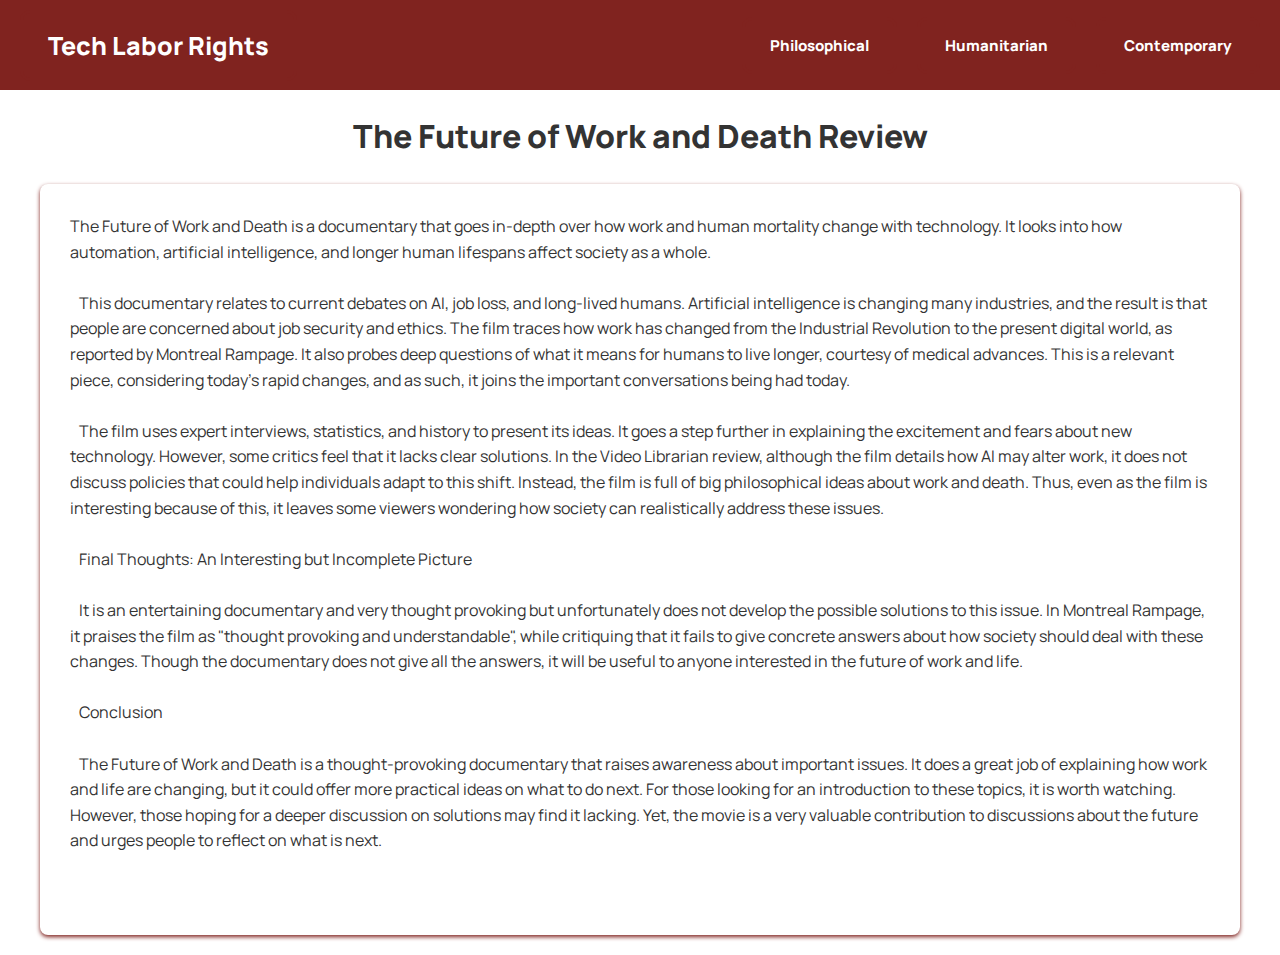
<file: reviews/futureofworkanddeath.html>
<html lang="en">
<head>
    <meta charset="UTF-8">
    <meta name="viewport" content="width=device-width, initial-scale=1.0">
    <title>Future of Work and Death Review</title>
    <link rel="stylesheet" href="../styles.css">
</head>
<body>
    <div class="navBar">
        <button class="titleButton" onclick="window.location.href='/index.html'">Tech Labor Rights</button>
        <div style="display:flex; gap:20px;" id="pageList">
            <button class="redButton" onclick="window.location.href='/philosophical.html'">Philosophical</button>
            <button class="redButton" onclick="window.location.href='/humanitarian.html'">Humanitarian</button>
            <button class="redButton" onclick="window.location.href='/contemporary.html'">Contemporary</button>
 
        </div>
    </div>
    
    <div class="wide">
        <h1 class="sectionHeader">The Future of Work and Death Review</h1>
      </div>

      <div style="display:flex; flex-direction: column; justify-content: center; align-items: center; margin-bottom:20px;">
        <div class="mainContentHolder">
            <div class="box">
                The Future of Work and Death is a documentary that goes in-depth over how work and human mortality change with technology. It looks into how automation, artificial intelligence, and longer human lifespans affect society as a whole. <br><br>&nbsp;&nbsp; 
                This documentary relates to current debates on AI, job loss, and long-lived humans. Artificial intelligence is changing many industries, and the result is that people are concerned about job security and ethics. The film traces how work has changed from the Industrial Revolution to the present digital world, as reported by Montreal Rampage. It also probes deep questions of what it means for humans to live longer, courtesy of medical advances. This is a relevant piece, considering today's rapid changes, and as such, it joins the important conversations being had today. <br><br>&nbsp;&nbsp;
                             The film uses expert interviews, statistics, and history to present its ideas. It goes a step further in explaining the excitement and fears about new technology. However, some critics feel that it lacks clear solutions. In the Video Librarian review, although the film details how AI may alter work, it does not discuss policies that could help individuals adapt to this shift. Instead, the film is full of big philosophical ideas about work and death. Thus, even as the film is interesting because of this, it leaves some viewers wondering how society can realistically address these issues.<br><br>&nbsp;&nbsp;
                Final Thoughts: An Interesting but Incomplete Picture<br><br>&nbsp;&nbsp;
                It is an entertaining documentary and very thought provoking but unfortunately does not develop the possible solutions to this issue. In Montreal Rampage, it praises the film as "thought provoking and understandable", while critiquing that it fails to give concrete answers about how society should deal with these changes. Though the documentary does not give all the answers, it will be useful to anyone interested in the future of work and life.<br><br>&nbsp;&nbsp;
                Conclusion<br><br>&nbsp;&nbsp;
                    The Future of Work and Death is a thought-provoking documentary that raises awareness about important issues. It does a great job of explaining how work and life are changing, but it could offer more practical ideas on what to do next. For those looking for an introduction to these topics, it is worth watching. However, those hoping for a deeper discussion on solutions may find it lacking. Yet, the movie is a very valuable contribution to discussions about the future and urges people to reflect on what is next.<br><br>&nbsp;&nbsp;
                
            </div>
        </div>
    </div>  
</body>
</html>
</file>
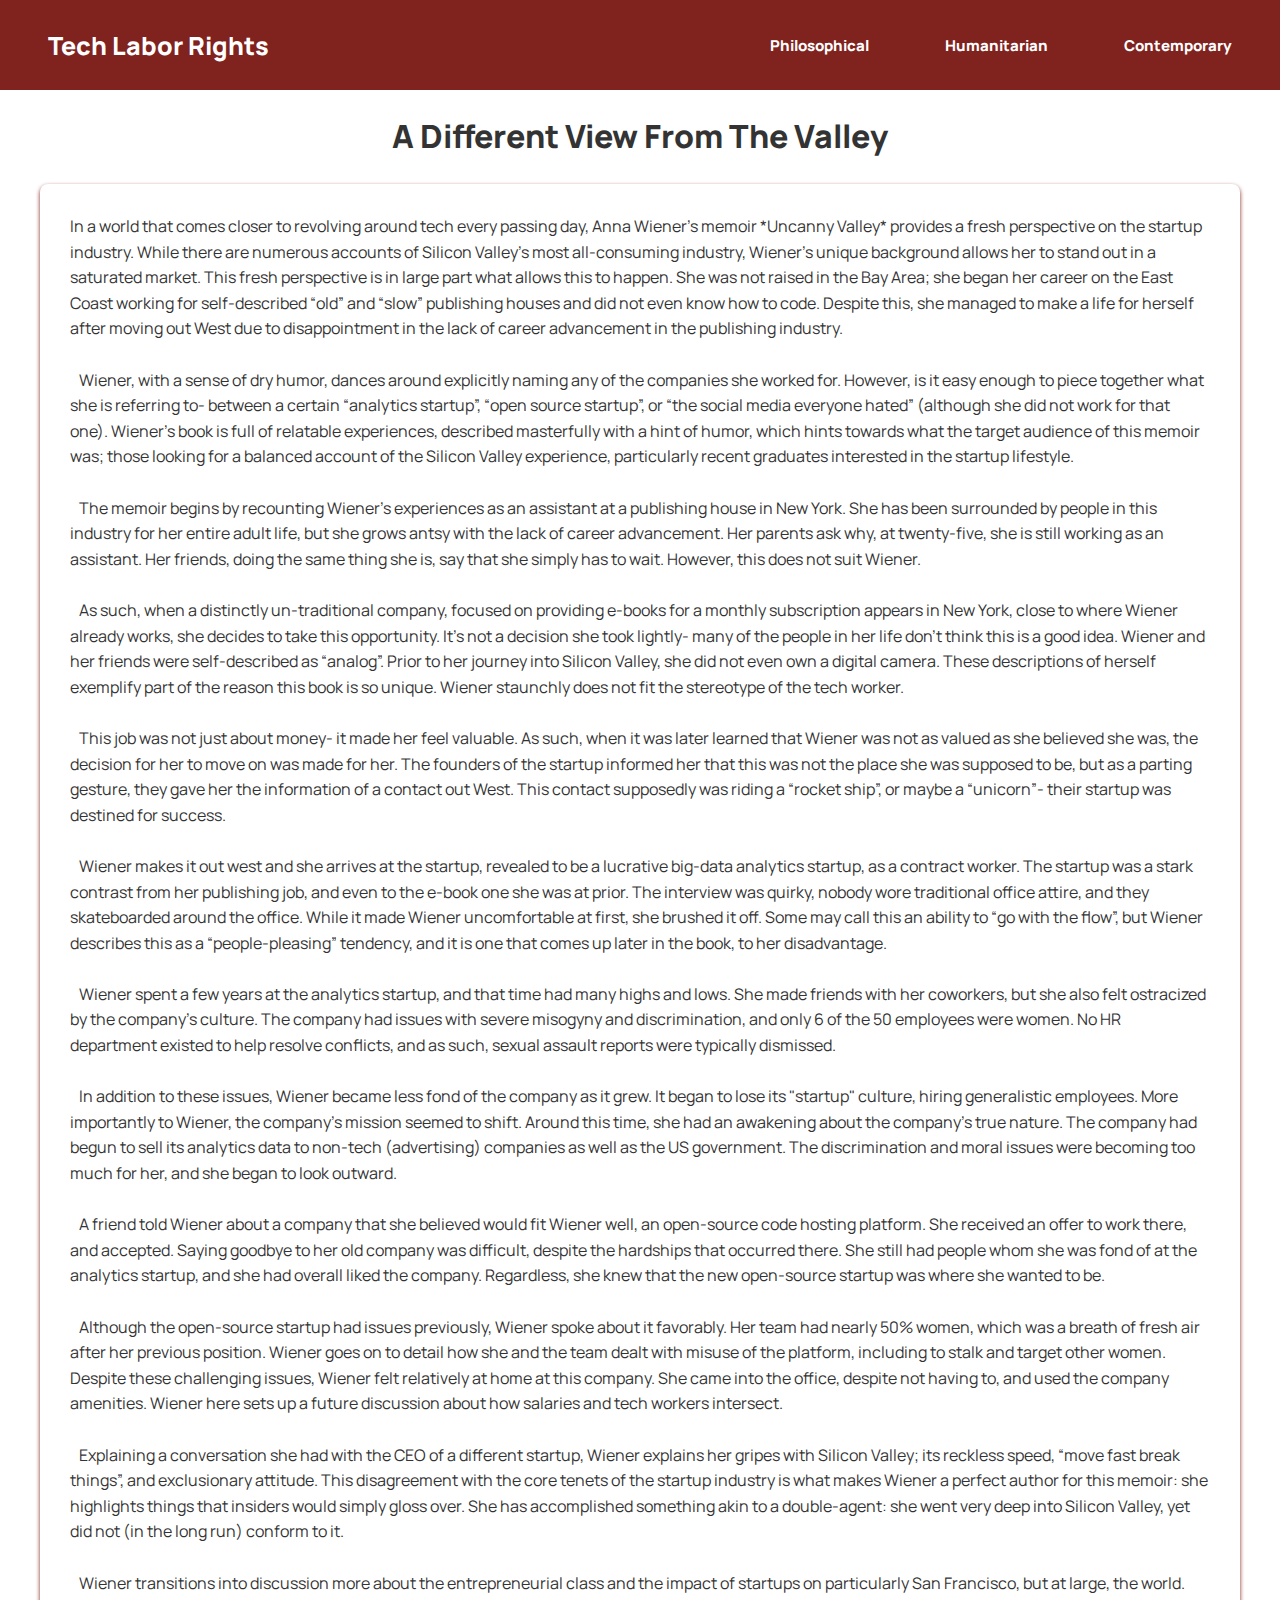
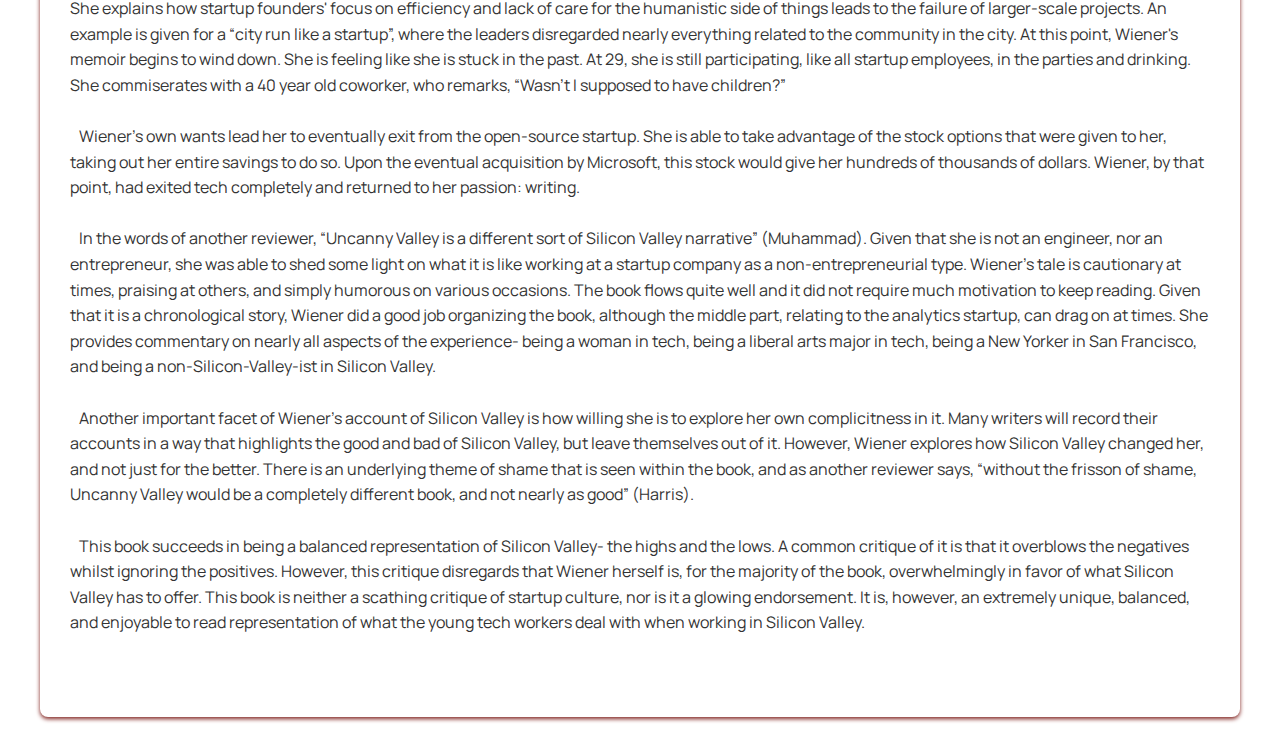
<file: reviews/uncannyvalley.html>
<html lang="en">
<head>
    <meta charset="UTF-8">
    <meta name="viewport" content="width=device-width, initial-scale=1.0">
    <title>Uncanny Valley Review</title>
    <link rel="stylesheet" href="../styles.css">
</head>
<body>
    <div class="navBar">
        <button class="titleButton" onclick="window.location.href='/index.html'">Tech Labor Rights</button>
        <div style="display:flex; gap:20px;" id="pageList">
            <button class="redButton" onclick="window.location.href='/philosophical.html'">Philosophical</button>
            <button class="redButton" onclick="window.location.href='/humanitarian.html'">Humanitarian</button>
            <button class="redButton" onclick="window.location.href='/contemporary.html'">Contemporary</button>
 
        </div>
    </div>
    
    <div class="wide">
        <h1 class="sectionHeader">A Different View From The Valley</h1>
      </div>

      <div style="display:flex; flex-direction: column; justify-content: center; align-items: center; margin-bottom:20px;">
        <div class="mainContentHolder">

            <div class="box">
                In a world that comes closer to revolving around tech every passing day, Anna Wiener's memoir *Uncanny Valley* provides a fresh perspective on the startup industry. While there are numerous accounts of Silicon Valley's most all-consuming industry, Wiener's unique background allows her to stand out in a saturated market. This fresh perspective is in large part what allows this to happen. She was not raised in the Bay Area; she began her career on the East Coast working for self-described “old” and “slow” publishing houses and did not even know how to code. Despite this, she managed to make a life for herself after moving out West due to disappointment in the lack of career advancement in the publishing industry.<br><br>&nbsp;&nbsp; 
Wiener, with a sense of dry humor, dances around explicitly naming any of the companies she worked for. However, is it easy enough to piece together what she is referring to- between a certain “analytics startup”, “open source startup”, or “the social media everyone hated” (although she did not work for that one). Wiener's book is full of relatable experiences, described masterfully with a hint of humor, which hints towards what the target audience of this memoir was; those looking for a balanced account of the Silicon Valley experience, particularly recent graduates interested in the startup lifestyle.  <br><br>&nbsp;&nbsp; 
	The memoir begins by recounting Wiener's experiences as an assistant at a publishing house in New York. She has been surrounded by people in this industry for her entire adult life, but she grows antsy with the lack of career advancement. Her parents ask why, at twenty-five, she is still working as an assistant. Her friends, doing the same thing she is, say that she simply has to wait. However, this does not suit Wiener.   <br><br>&nbsp;&nbsp; 
	As such, when a distinctly un-traditional company, focused on providing e-books for a monthly subscription appears in New York, close to where Wiener already works, she decides to take this opportunity. It's not a decision she took lightly- many of the people in her life don't think this is a good idea. Wiener and her friends were self-described as “analog”. Prior to her journey into Silicon Valley, she did not even own a digital camera. These descriptions of herself exemplify part of the reason this book is so unique. Wiener staunchly does not fit the stereotype of the tech worker.   <br><br>&nbsp;&nbsp; 
This job was not just about money- it made her feel valuable. As such, when it was later learned that Wiener was not as valued as she believed she was, the decision for her to move on was made for her. The founders of the startup informed her that this was not the place she was supposed to be, but as a parting gesture, they gave her the information of a contact out West. This contact supposedly was riding a “rocket ship”, or maybe a “unicorn”- their startup was destined for success.   <br><br>&nbsp;&nbsp; 
	Wiener makes it out west and she arrives at the startup, revealed to be a lucrative big-data analytics startup, as a contract worker. The startup was a stark contrast from her publishing job, and even to the e-book one she was at prior. The interview was quirky, nobody wore traditional office attire, and they skateboarded around the office. While it made Wiener uncomfortable at first, she brushed it off. Some may call this an ability to “go with the flow”, but Wiener describes this as a “people-pleasing” tendency, and it is one that comes up later in the book, to her disadvantage.  <br><br>&nbsp;&nbsp; 
	Wiener spent a few years at the analytics startup, and that time had many highs and lows. She made friends with her coworkers, but she also felt ostracized by the company's culture. The company had issues with severe misogyny and discrimination, and only 6 of the 50 employees were women. No HR department existed to help resolve conflicts, and as such, sexual assault reports were typically dismissed.  <br><br>&nbsp;&nbsp; 
In addition to these issues, Wiener became less fond of the company as it grew. It began to lose its "startup" culture, hiring generalistic employees. More importantly to Wiener, the company's mission seemed to shift. Around this time, she had an awakening about the company's true nature. The company had begun to sell its analytics data to non-tech (advertising) companies as well as the US government. The discrimination and moral issues were becoming too much for her, and she began to look outward.  <br><br>&nbsp;&nbsp; 
A friend told Wiener about a company that she believed would fit Wiener well, an open-source code hosting platform. She received an offer to work there, and accepted. Saying goodbye to her old company was difficult, despite the hardships that occurred there. She still had people whom she was fond of at the analytics startup, and she had overall liked the company. Regardless, she knew that the new open-source startup was where she wanted to be.  <br><br>&nbsp;&nbsp; 
Although the open-source startup had issues previously, Wiener spoke about it favorably. Her team had nearly 50% women, which was a breath of fresh air after her previous position. Wiener goes on to detail how she and the team dealt with misuse of the platform, including to stalk and target other women. Despite these challenging issues, Wiener felt relatively at home at this company. She came into the office, despite not having to, and used the company amenities. Wiener here sets up a future discussion about how salaries and tech workers intersect.   <br><br>&nbsp;&nbsp; 
Explaining a conversation she had with the CEO of a different startup, Wiener explains her gripes with Silicon Valley; its reckless speed, “move fast break things”, and exclusionary attitude. This disagreement with the core tenets of the startup industry is what makes Wiener a perfect author for this memoir: she highlights things that insiders would simply gloss over. She has accomplished something akin to a double-agent: she went very deep into Silicon Valley, yet did not (in the long run) conform to it.   <br><br>&nbsp;&nbsp; 
Wiener transitions into discussion more about the entrepreneurial class and the impact of startups on particularly San Francisco, but at large, the world. She explains how startup founders' focus on efficiency and lack of care for the humanistic side of things leads to the failure of larger-scale projects. An example is given for a “city run like a startup”, where the leaders disregarded nearly everything related to the community in the city.	  
At this point, Wiener's memoir begins to wind down. She is feeling like she is stuck in the past. At 29, she is still participating, like all startup employees, in the parties and drinking. She commiserates with a 40 year old coworker, who remarks, “Wasn't I supposed to have children?”   <br><br>&nbsp;&nbsp; 
Wiener's own wants lead her to eventually exit from the open-source startup. She is able to take advantage of the stock options that were given to her, taking out her entire savings to do so. Upon the eventual acquisition by Microsoft, this stock would give her hundreds of thousands of dollars. Wiener, by that point, had exited tech completely and returned to her passion: writing.   <br><br>&nbsp;&nbsp; 
In the words of another reviewer, “Uncanny Valley is a different sort of Silicon Valley narrative” (Muhammad). Given that she is not an engineer, nor an entrepreneur, she was able to shed some light on what it is like working at a startup company as a non-entrepreneurial type. Wiener's tale is cautionary at times, praising at others, and simply humorous on various occasions. The book flows quite well and it did not require much motivation to keep reading. Given that it is a chronological story, Wiener did a good job organizing the book, although the middle part, relating to the analytics startup, can drag on at times. She provides commentary on nearly all aspects of the experience- being a woman in tech, being a liberal arts major in tech, being a New Yorker in San Francisco, and being a non-Silicon-Valley-ist in Silicon Valley.   <br><br>&nbsp;&nbsp; 
Another important facet of Wiener's account of Silicon Valley is how willing she is to explore her own complicitness in it. Many writers will record their accounts in a way that highlights the good and bad of Silicon Valley, but leave themselves out of it. However, Wiener explores how Silicon Valley changed her, and not just for the better. There is an underlying theme of shame that is seen within the book, and as another reviewer says, “without the frisson of shame, Uncanny Valley would be a completely different book, and not nearly as good” (Harris).   <br><br>&nbsp;&nbsp; 
This book succeeds in being a balanced representation of Silicon Valley- the highs and the lows. A common critique of it is that it overblows the negatives whilst ignoring the positives. However, this critique disregards that Wiener herself is, for the majority of the book, overwhelmingly in favor of what Silicon Valley has to offer. This book is neither a scathing critique of startup culture, nor is it a glowing endorsement. It is, however, an extremely unique, balanced, and enjoyable to read representation of what the young tech workers deal with when working in Silicon Valley.  <br><br>&nbsp;&nbsp; 
            </div>





        </div>
    </div>  
</body>
</html>
</file>
<file: styles.css>
@import url('https://fonts.googleapis.com/css2?family=Manrope:wght@200..800&display=swap');
body {
    font-family: "Manrope", serif;
    line-height: 1.6;
    margin: 0;
    
    margin: 0 auto;
    color: #333;
}

.navBar{
    width:100%;
    height:10vh;
    min-height:50px;   
    display:flex;
    color:white;
    font-weight: 400;
    background-color: #80231f;
    justify-content: space-between;
    align-items: center;
    padding:20px;
    box-sizing: border-box;
}
.sectionHeader{
    font-weight: 800;
}

.wide{
    width:100%;
    display:flex;
    align-items: center;
    justify-content: center;
}

.box{
    width:100%;
    padding: 30px;
    background-color: #fff;
    border-radius: 8px;
    box-shadow: 0 2px 4px #80231f;
    box-sizing: border-box !important;
    flex:1;
    position:relative;
}

.mainContentHolder{
    max-width: 1200px;
    display:flex;
    flex-direction: column;
    justify-content: center;
    align-items: center;
}

.imageTextBox{
    display:flex;
    flex-direction:row;
    justify-content: space-evenly;
    gap:20px;
    margin-bottom:40px;
    width:100%;
    flex-wrap: wrap;
}

.incontentimage{
    max-width:40%;
    max-height:40vh;
    border-radius:10px;
}

.image-credit{
    font-size:10px;
    bottom:0;
    position: absolute;
}

@media (max-width: 1050px) {
    #pageList{
        display:none !important; 
    }
    
}

.redButton{
    background-color: #80231f;
    color:white;
    padding: 15px 25px;
    border-radius: 10px;
    border: 3px solid #80231f;
    cursor: pointer;
    transition:0.25s;
    font-family: "Manrope", serif;
    font-weight: 900;
    font-size:15px;
}

.redButton:hover{
    background-color: white;
    color:#80231f;
    transform: scale(1.05);
}

.whiteButton{
    background-color: white;
    color:#80231f;
    padding: 15px 25px;
    border-radius: 10px;
    border: 3px solid #80231f;
    cursor: pointer;
    transition:0.25s;
    font-family: "Manrope", serif;
    font-weight: 900;
    font-size:12px;
}

.whiteButton:hover{
    background-color: #80231f;
    color:white;
    transform: scale(1.05);
}

.innerBoxHeader{
    color:#333;
    font-size:20px;
}
.lensHolder{
    display:flex; 
    gap:15px; 
    margin-bottom:30px; 
    flex-wrap:wrap;
}
.lensHolder > div{
    min-height:300px;
}
.centerButton{
    position: absolute;
    bottom:20px;
    left:50%;
    transform: translateX(-50%);
    width:70%;
}

.centerButton:hover{
    transform: translateX(-50%) scale(1.05);
}

.titleButton{
    background-color: #80231f;
    color:white;
    padding: 15px 25px;
    border-radius: 10px;
    border: 3px solid #80231f;
    cursor: pointer;
    transition:0.25s;
    font-family: "Manrope", serif;
    font-weight: 900;
    font-size:25px;
}

.titleButton:hover{
    background-color: white;
    color:#80231f;
    transform: scale(1.03);
}

.copyright{
    font-size:10px;
    color:#333;
    position:absolute;
    bottom:0;
    
}

h2{
    color:#80231f;
}
</file>
